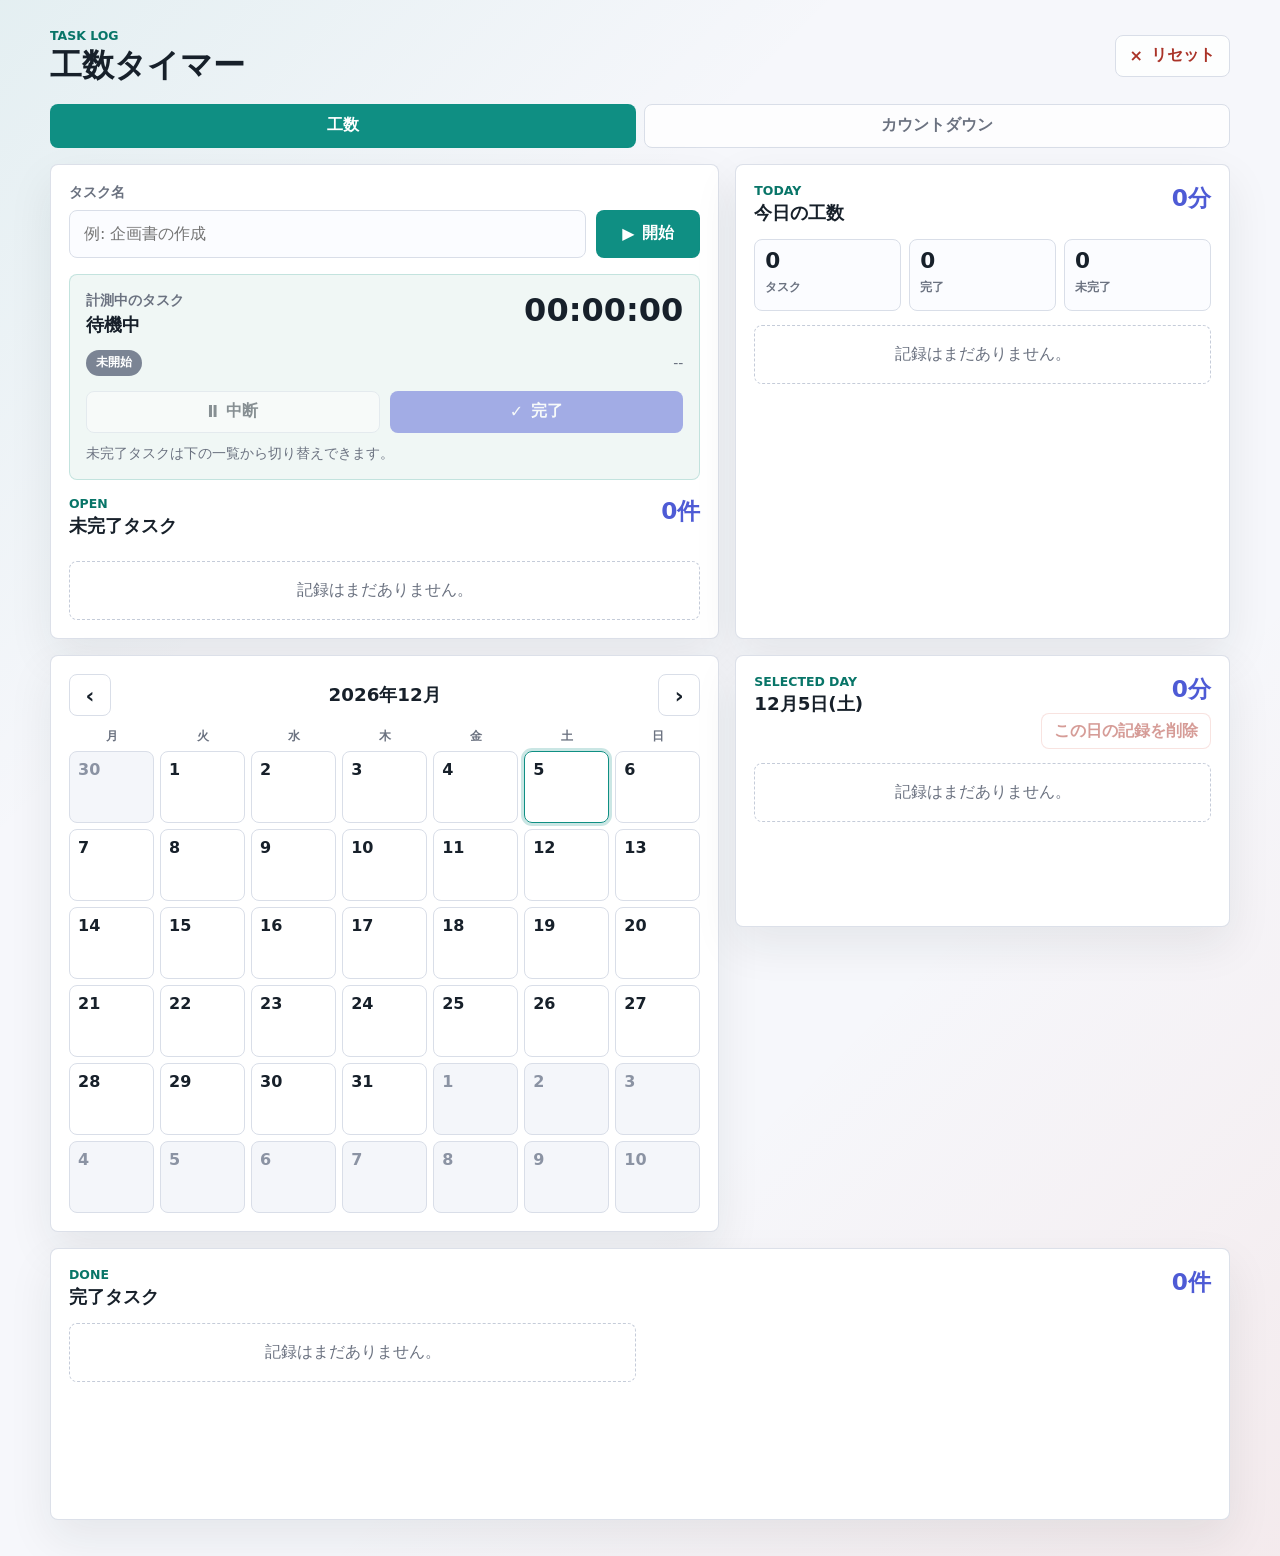
<file: index.html>
<!doctype html>
<html lang="ja">
  <head>
    <meta charset="utf-8" />
    <meta name="viewport" content="width=device-width, initial-scale=1, viewport-fit=cover" />
    <title>工数タイマー</title>
    <meta name="theme-color" content="#0f8f83" />
    <meta name="apple-mobile-web-app-title" content="工数タイマー" />
    <meta name="apple-mobile-web-app-capable" content="yes" />
    <meta name="apple-mobile-web-app-status-bar-style" content="default" />
    <meta name="format-detection" content="telephone=no" />
    <link rel="manifest" href="manifest.webmanifest" />
    <link rel="apple-touch-icon" href="icons/apple-touch-icon.png" />
    <link rel="stylesheet" href="styles.css?v=8" />
  </head>
  <body>
    <main class="app-shell">
      <header class="topbar">
        <div>
          <p class="kicker">Task Log</p>
          <h1>工数タイマー</h1>
        </div>
        <button class="icon-button danger-text" id="resetData" type="button" title="全データ削除">
          <span aria-hidden="true">×</span>
          <span>リセット</span>
        </button>
      </header>

      <nav class="mode-tabs" aria-label="表示切り替え">
        <button class="mode-tab active" id="workModeButton" type="button" aria-controls="workView" aria-selected="true">
          工数
        </button>
        <button class="mode-tab" id="countdownModeButton" type="button" aria-controls="countdownView" aria-selected="false">
          カウントダウン
        </button>
      </nav>

      <section class="main-grid tab-view active" id="workView" aria-label="工数タイマー">
        <section class="panel task-panel" aria-label="タスク操作">
          <form class="task-form" id="taskForm">
            <label for="taskName">タスク名</label>
            <div class="input-row">
              <input
                id="taskName"
                name="taskName"
                type="text"
                autocomplete="off"
                maxlength="80"
                placeholder="例: 企画書の作成"
              />
              <button class="primary-button" id="startButton" type="submit">
                <span aria-hidden="true">▶</span>
                <span>開始</span>
              </button>
            </div>
          </form>

          <div class="current-task" id="currentTask">
            <div class="timer-heading">
              <div>
                <p>計測中のタスク</p>
                <h2 id="currentTaskName">待機中</h2>
              </div>
              <time id="activeTimer" datetime="PT0S">00:00:00</time>
            </div>

            <div class="status-line">
              <span class="status-pill idle" id="activeStatus">未開始</span>
              <span id="startedAt">--</span>
            </div>

            <div class="quick-action-row">
              <button class="secondary-button" id="quickPauseButton" type="button" disabled>
                <span aria-hidden="true">Ⅱ</span>
                <span>中断</span>
              </button>
              <button class="complete-button" id="quickCompleteButton" type="button" disabled>
                <span aria-hidden="true">✓</span>
                <span>完了</span>
              </button>
            </div>

            <p class="switch-note">未完了タスクは下の一覧から切り替えできます。</p>
          </div>

          <section class="open-tasks-section" aria-label="未完了タスク">
            <div class="panel-title-row compact-title-row">
              <div>
                <p class="section-label">Open</p>
                <h2>未完了タスク</h2>
              </div>
              <strong id="openTaskCount">0件</strong>
            </div>
            <div class="open-task-list" id="openTaskList"></div>
          </section>
        </section>

        <section class="panel today-panel" aria-label="今日の工数">
          <div class="panel-title-row">
            <div>
              <p class="section-label">Today</p>
              <h2>今日の工数</h2>
            </div>
            <strong id="todayTotal">0分</strong>
          </div>

          <div class="metrics">
            <div>
              <span id="todayTaskCount">0</span>
              <p>タスク</p>
            </div>
            <div>
              <span id="todayCompletedCount">0</span>
              <p>完了</p>
            </div>
            <div>
              <span id="todayRunningCount">0</span>
              <p>未完了</p>
            </div>
          </div>

          <div class="list-area" id="todayBreakdown"></div>
        </section>

        <section class="panel calendar-panel" aria-label="カレンダー">
          <div class="calendar-header">
            <button class="square-button" id="prevMonth" type="button" title="前の月">
              <span aria-hidden="true">‹</span>
            </button>
            <h2 id="monthTitle">--</h2>
            <button class="square-button" id="nextMonth" type="button" title="次の月">
              <span aria-hidden="true">›</span>
            </button>
          </div>

          <div class="weekdays" aria-hidden="true">
            <span>月</span>
            <span>火</span>
            <span>水</span>
            <span>木</span>
            <span>金</span>
            <span>土</span>
            <span>日</span>
          </div>
          <div class="calendar-grid" id="calendarGrid"></div>
        </section>

        <section class="panel detail-panel" aria-label="選択日の工数">
          <div class="panel-title-row">
            <div>
              <p class="section-label">Selected Day</p>
              <h2 id="selectedDateTitle">--</h2>
            </div>
            <div class="selected-day-actions">
              <strong id="selectedDateTotal">0分</strong>
              <button class="delete-day-button" id="deleteSelectedDay" type="button" disabled>
                この日の記録を削除
              </button>
            </div>
          </div>
          <div class="list-area" id="selectedDayList"></div>
        </section>

        <section class="panel history-panel" aria-label="完了タスク">
          <div class="panel-title-row">
            <div>
              <p class="section-label">Done</p>
              <h2>完了タスク</h2>
            </div>
            <strong id="completedTotal">0件</strong>
          </div>
          <div class="list-area history-list" id="completedList"></div>
        </section>
      </section>

      <section class="main-grid tab-view" id="countdownView" aria-label="カウントダウン" hidden>
        <section class="panel task-panel" aria-label="カウントダウン操作">
          <form class="task-form" id="countdownForm">
            <label for="countdownTaskName">タスク名と時間</label>
            <div class="countdown-input-grid">
              <input
                id="countdownTaskName"
                name="countdownTaskName"
                type="text"
                autocomplete="off"
                maxlength="80"
                placeholder="例: 集中作業"
              />
              <label class="duration-field" for="countdownHours">
                <span>時間</span>
                <input id="countdownHours" name="countdownHours" type="number" inputmode="numeric" min="0" max="99" value="0" />
              </label>
              <label class="duration-field" for="countdownMinutes">
                <span>分</span>
                <input id="countdownMinutes" name="countdownMinutes" type="number" inputmode="numeric" min="0" max="59" value="25" />
              </label>
              <label class="duration-field" for="countdownSeconds">
                <span>秒</span>
                <input id="countdownSeconds" name="countdownSeconds" type="number" inputmode="numeric" min="0" max="59" value="0" />
              </label>
              <button class="primary-button" id="countdownStartButton" type="submit">
                <span aria-hidden="true">▶</span>
                <span>開始</span>
              </button>
            </div>
          </form>

          <div class="current-task countdown-current" id="countdownCurrentTask">
            <div class="timer-heading">
              <div>
                <p>カウントダウン中のタスク</p>
                <h2 id="countdownCurrentName">待機中</h2>
              </div>
              <time id="countdownTimer" datetime="PT0S">00:00:00</time>
            </div>

            <div class="status-line">
              <span class="status-pill idle" id="countdownStatus">未開始</span>
              <span id="countdownStartedAt">--</span>
            </div>

            <div class="quick-action-row">
              <button class="secondary-button" id="countdownQuickPauseButton" type="button" disabled>
                <span aria-hidden="true">Ⅱ</span>
                <span>中断</span>
              </button>
              <button class="complete-button" id="countdownQuickCompleteButton" type="button" disabled>
                <span aria-hidden="true">✓</span>
                <span>完了</span>
              </button>
            </div>

            <div class="notification-row">
              <button class="secondary-button notification-button" id="countdownNotificationButton" type="button">
                通知を許可
              </button>
              <span id="countdownNotificationState">通知は未許可です。</span>
            </div>

            <p class="switch-note">別のカウントダウンを開始すると、今のタスクは自動で中断されます。</p>
          </div>

          <section class="open-tasks-section" aria-label="未完了カウントダウン">
            <div class="panel-title-row compact-title-row">
              <div>
                <p class="section-label">Open</p>
                <h2>未完了カウントダウン</h2>
              </div>
              <strong id="countdownOpenCount">0件</strong>
            </div>
            <div class="open-task-list" id="countdownOpenList"></div>
          </section>
        </section>

        <section class="panel countdown-history-panel" aria-label="完了したカウントダウン">
          <div class="panel-title-row">
            <div>
              <p class="section-label">Done</p>
              <h2>完了したカウントダウン</h2>
            </div>
            <strong id="countdownCompletedTotal">0件</strong>
          </div>
          <div class="list-area history-list" id="countdownCompletedList"></div>
        </section>
      </section>
    </main>

    <template id="emptyTemplate">
      <p class="empty-state">記録はまだありません。</p>
    </template>

    <div class="app-toast" id="countdownAlert" role="status" aria-live="polite" hidden></div>

    <script src="app.js?v=8"></script>
  </body>
</html>
</file>
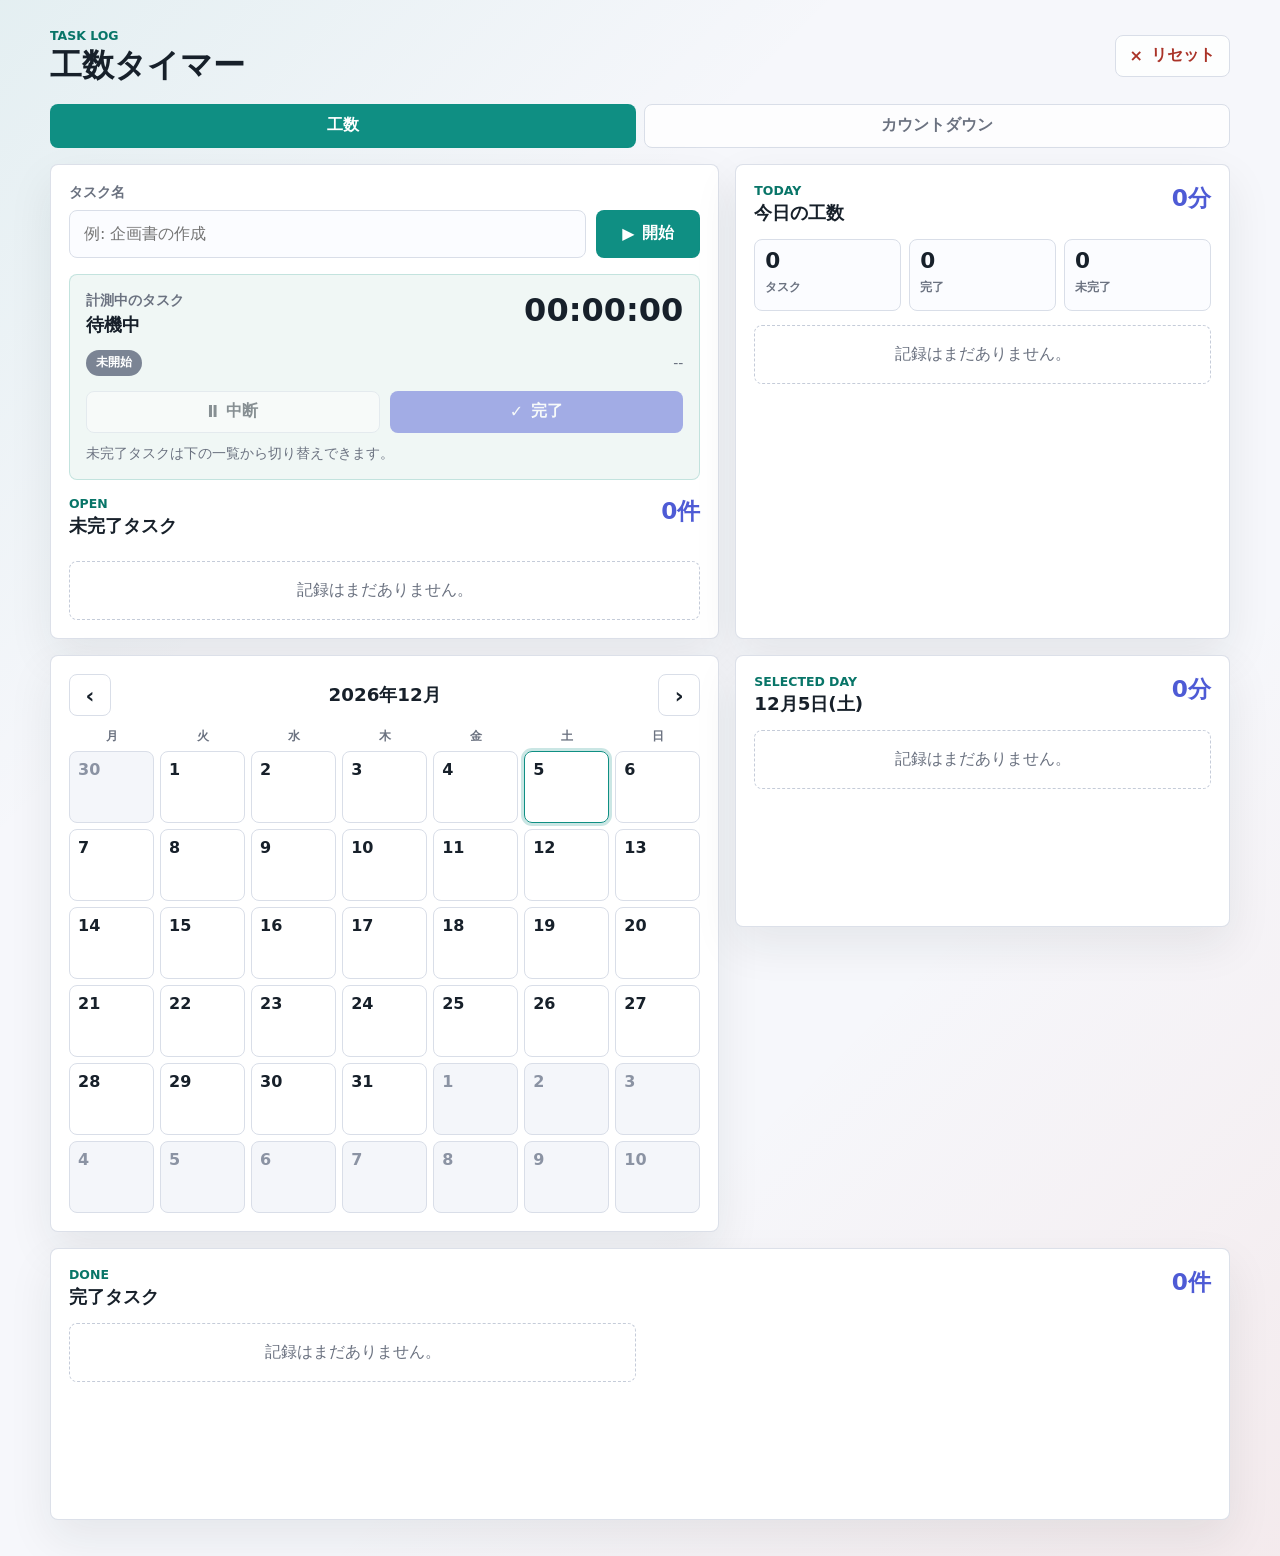
<file: task-timer/index.html>
<!doctype html>
<html lang="ja">
  <head>
    <meta charset="utf-8" />
    <meta name="viewport" content="width=device-width, initial-scale=1, viewport-fit=cover" />
    <title>工数タイマー</title>
    <meta name="theme-color" content="#0f8f83" />
    <meta name="apple-mobile-web-app-title" content="工数タイマー" />
    <meta name="apple-mobile-web-app-capable" content="yes" />
    <meta name="apple-mobile-web-app-status-bar-style" content="default" />
    <meta name="format-detection" content="telephone=no" />
    <link rel="manifest" href="manifest.webmanifest" />
    <link rel="apple-touch-icon" href="icons/apple-touch-icon.png" />
    <link rel="stylesheet" href="styles.css?v=7" />
  </head>
  <body>
    <main class="app-shell">
      <header class="topbar">
        <div>
          <p class="kicker">Task Log</p>
          <h1>工数タイマー</h1>
        </div>
        <button class="icon-button danger-text" id="resetData" type="button" title="全データ削除">
          <span aria-hidden="true">×</span>
          <span>リセット</span>
        </button>
      </header>

      <nav class="mode-tabs" aria-label="表示切り替え">
        <button class="mode-tab active" id="workModeButton" type="button" aria-controls="workView" aria-selected="true">
          工数
        </button>
        <button class="mode-tab" id="countdownModeButton" type="button" aria-controls="countdownView" aria-selected="false">
          カウントダウン
        </button>
      </nav>

      <section class="main-grid tab-view active" id="workView" aria-label="工数タイマー">
        <section class="panel task-panel" aria-label="タスク操作">
          <form class="task-form" id="taskForm">
            <label for="taskName">タスク名</label>
            <div class="input-row">
              <input
                id="taskName"
                name="taskName"
                type="text"
                autocomplete="off"
                maxlength="80"
                placeholder="例: 企画書の作成"
              />
              <button class="primary-button" id="startButton" type="submit">
                <span aria-hidden="true">▶</span>
                <span>開始</span>
              </button>
            </div>
          </form>

          <div class="current-task" id="currentTask">
            <div class="timer-heading">
              <div>
                <p>計測中のタスク</p>
                <h2 id="currentTaskName">待機中</h2>
              </div>
              <time id="activeTimer" datetime="PT0S">00:00:00</time>
            </div>

            <div class="status-line">
              <span class="status-pill idle" id="activeStatus">未開始</span>
              <span id="startedAt">--</span>
            </div>

            <div class="quick-action-row">
              <button class="secondary-button" id="quickPauseButton" type="button" disabled>
                <span aria-hidden="true">Ⅱ</span>
                <span>中断</span>
              </button>
              <button class="complete-button" id="quickCompleteButton" type="button" disabled>
                <span aria-hidden="true">✓</span>
                <span>完了</span>
              </button>
            </div>

            <p class="switch-note">未完了タスクは下の一覧から切り替えできます。</p>
          </div>

          <section class="open-tasks-section" aria-label="未完了タスク">
            <div class="panel-title-row compact-title-row">
              <div>
                <p class="section-label">Open</p>
                <h2>未完了タスク</h2>
              </div>
              <strong id="openTaskCount">0件</strong>
            </div>
            <div class="open-task-list" id="openTaskList"></div>
          </section>
        </section>

        <section class="panel today-panel" aria-label="今日の工数">
          <div class="panel-title-row">
            <div>
              <p class="section-label">Today</p>
              <h2>今日の工数</h2>
            </div>
            <strong id="todayTotal">0分</strong>
          </div>

          <div class="metrics">
            <div>
              <span id="todayTaskCount">0</span>
              <p>タスク</p>
            </div>
            <div>
              <span id="todayCompletedCount">0</span>
              <p>完了</p>
            </div>
            <div>
              <span id="todayRunningCount">0</span>
              <p>未完了</p>
            </div>
          </div>

          <div class="list-area" id="todayBreakdown"></div>
        </section>

        <section class="panel calendar-panel" aria-label="カレンダー">
          <div class="calendar-header">
            <button class="square-button" id="prevMonth" type="button" title="前の月">
              <span aria-hidden="true">‹</span>
            </button>
            <h2 id="monthTitle">--</h2>
            <button class="square-button" id="nextMonth" type="button" title="次の月">
              <span aria-hidden="true">›</span>
            </button>
          </div>

          <div class="weekdays" aria-hidden="true">
            <span>月</span>
            <span>火</span>
            <span>水</span>
            <span>木</span>
            <span>金</span>
            <span>土</span>
            <span>日</span>
          </div>
          <div class="calendar-grid" id="calendarGrid"></div>
        </section>

        <section class="panel detail-panel" aria-label="選択日の工数">
          <div class="panel-title-row">
            <div>
              <p class="section-label">Selected Day</p>
              <h2 id="selectedDateTitle">--</h2>
            </div>
            <strong id="selectedDateTotal">0分</strong>
          </div>
          <div class="list-area" id="selectedDayList"></div>
        </section>

        <section class="panel history-panel" aria-label="完了タスク">
          <div class="panel-title-row">
            <div>
              <p class="section-label">Done</p>
              <h2>完了タスク</h2>
            </div>
            <strong id="completedTotal">0件</strong>
          </div>
          <div class="list-area history-list" id="completedList"></div>
        </section>
      </section>

      <section class="main-grid tab-view" id="countdownView" aria-label="カウントダウン" hidden>
        <section class="panel task-panel" aria-label="カウントダウン操作">
          <form class="task-form" id="countdownForm">
            <label for="countdownTaskName">タスク名と時間</label>
            <div class="countdown-input-grid">
              <input
                id="countdownTaskName"
                name="countdownTaskName"
                type="text"
                autocomplete="off"
                maxlength="80"
                placeholder="例: 集中作業"
              />
              <label class="duration-field" for="countdownHours">
                <span>時間</span>
                <input id="countdownHours" name="countdownHours" type="number" inputmode="numeric" min="0" max="99" value="0" />
              </label>
              <label class="duration-field" for="countdownMinutes">
                <span>分</span>
                <input id="countdownMinutes" name="countdownMinutes" type="number" inputmode="numeric" min="0" max="59" value="25" />
              </label>
              <label class="duration-field" for="countdownSeconds">
                <span>秒</span>
                <input id="countdownSeconds" name="countdownSeconds" type="number" inputmode="numeric" min="0" max="59" value="0" />
              </label>
              <button class="primary-button" id="countdownStartButton" type="submit">
                <span aria-hidden="true">▶</span>
                <span>開始</span>
              </button>
            </div>
          </form>

          <div class="current-task countdown-current" id="countdownCurrentTask">
            <div class="timer-heading">
              <div>
                <p>カウントダウン中のタスク</p>
                <h2 id="countdownCurrentName">待機中</h2>
              </div>
              <time id="countdownTimer" datetime="PT0S">00:00:00</time>
            </div>

            <div class="status-line">
              <span class="status-pill idle" id="countdownStatus">未開始</span>
              <span id="countdownStartedAt">--</span>
            </div>

            <div class="quick-action-row">
              <button class="secondary-button" id="countdownQuickPauseButton" type="button" disabled>
                <span aria-hidden="true">Ⅱ</span>
                <span>中断</span>
              </button>
              <button class="complete-button" id="countdownQuickCompleteButton" type="button" disabled>
                <span aria-hidden="true">✓</span>
                <span>完了</span>
              </button>
            </div>

            <div class="notification-row">
              <button class="secondary-button notification-button" id="countdownNotificationButton" type="button">
                通知を許可
              </button>
              <span id="countdownNotificationState">通知は未許可です。</span>
            </div>

            <p class="switch-note">別のカウントダウンを開始すると、今のタスクは自動で中断されます。</p>
          </div>

          <section class="open-tasks-section" aria-label="未完了カウントダウン">
            <div class="panel-title-row compact-title-row">
              <div>
                <p class="section-label">Open</p>
                <h2>未完了カウントダウン</h2>
              </div>
              <strong id="countdownOpenCount">0件</strong>
            </div>
            <div class="open-task-list" id="countdownOpenList"></div>
          </section>
        </section>

        <section class="panel countdown-history-panel" aria-label="完了したカウントダウン">
          <div class="panel-title-row">
            <div>
              <p class="section-label">Done</p>
              <h2>完了したカウントダウン</h2>
            </div>
            <strong id="countdownCompletedTotal">0件</strong>
          </div>
          <div class="list-area history-list" id="countdownCompletedList"></div>
        </section>
      </section>
    </main>

    <template id="emptyTemplate">
      <p class="empty-state">記録はまだありません。</p>
    </template>

    <div class="app-toast" id="countdownAlert" role="status" aria-live="polite" hidden></div>

    <script src="app.js?v=7"></script>
  </body>
</html>
</file>
<file: styles.css>
:root {
  --bg: #f6f7fb;
  --surface: #ffffff;
  --surface-soft: #f0f7f5;
  --ink: #17202a;
  --muted: #6b7280;
  --line: #d9dee8;
  --teal: #0f8f83;
  --teal-dark: #087568;
  --indigo: #4e5bd5;
  --coral: #d95748;
  --amber: #b7791f;
  --shadow: 0 18px 45px rgba(24, 32, 42, 0.08);
  --radius: 8px;
}

* {
  box-sizing: border-box;
}

body {
  margin: 0;
  min-height: 100vh;
  min-height: 100svh;
  background:
    linear-gradient(135deg, rgba(15, 143, 131, 0.08), transparent 30%),
    linear-gradient(315deg, rgba(217, 87, 72, 0.08), transparent 34%),
    var(--bg);
  color: var(--ink);
  font-family:
    "Yu Gothic UI",
    "Hiragino Sans",
    Meiryo,
    system-ui,
    -apple-system,
    BlinkMacSystemFont,
    "Segoe UI",
    sans-serif;
  letter-spacing: 0;
}

button,
input {
  font: inherit;
}

button {
  border: 0;
  cursor: pointer;
}

button:disabled {
  cursor: not-allowed;
  opacity: 0.48;
}

.app-shell {
  width: min(1180px, calc(100% - 32px));
  margin: 0 auto;
  padding: max(28px, env(safe-area-inset-top)) 0 max(36px, env(safe-area-inset-bottom));
}

.topbar {
  display: flex;
  align-items: center;
  justify-content: space-between;
  gap: 16px;
  margin-bottom: 20px;
}

.mode-tabs {
  display: grid;
  grid-template-columns: repeat(2, minmax(0, 1fr));
  gap: 8px;
  margin-bottom: 16px;
}

.mode-tab {
  min-height: 44px;
  border: 1px solid var(--line);
  border-radius: var(--radius);
  background: rgba(255, 255, 255, 0.82);
  color: var(--muted);
  font-weight: 800;
}

.mode-tab.active {
  border-color: rgba(15, 143, 131, 0.45);
  background: var(--teal);
  color: #ffffff;
}

.tab-view[hidden] {
  display: none;
}

.kicker,
.section-label {
  margin: 0 0 4px;
  color: var(--teal-dark);
  font-size: 0.78rem;
  font-weight: 700;
  text-transform: uppercase;
}

h1,
h2,
p {
  margin-top: 0;
}

h1 {
  margin-bottom: 0;
  font-size: 2rem;
  line-height: 1.15;
}

h2 {
  margin-bottom: 0;
  font-size: 1.14rem;
  line-height: 1.25;
}

.main-grid {
  display: grid;
  grid-template-columns: minmax(0, 1.15fr) minmax(320px, 0.85fr);
  gap: 16px;
}

.panel {
  min-width: 0;
  background: var(--surface);
  border: 1px solid rgba(217, 222, 232, 0.92);
  border-radius: var(--radius);
  box-shadow: var(--shadow);
  padding: 18px;
}

.task-panel {
  display: grid;
  gap: 16px;
}

.today-panel,
.detail-panel,
.history-panel,
.countdown-history-panel {
  display: flex;
  min-height: 272px;
  flex-direction: column;
}

.calendar-panel {
  grid-row: span 2;
}

.history-panel {
  grid-column: 1 / -1;
}

.countdown-history-panel {
  min-height: 360px;
}

.task-form label {
  display: block;
  margin-bottom: 8px;
  color: var(--muted);
  font-size: 0.9rem;
  font-weight: 700;
}

.input-row {
  display: grid;
  grid-template-columns: minmax(0, 1fr) auto;
  gap: 10px;
}

.input-row input {
  width: 100%;
  min-height: 48px;
  border: 1px solid var(--line);
  border-radius: var(--radius);
  padding: 0 14px;
  color: var(--ink);
  background: #fbfcff;
  outline: 0;
}

.input-row input:focus {
  border-color: var(--teal);
  box-shadow: 0 0 0 4px rgba(15, 143, 131, 0.14);
}

.countdown-input-grid {
  display: grid;
  grid-template-columns: minmax(0, 1fr) 82px 82px 82px auto;
  gap: 10px;
}

.countdown-input-grid > input,
.duration-field input {
  width: 100%;
  min-height: 48px;
  border: 1px solid var(--line);
  border-radius: var(--radius);
  padding: 0 14px;
  color: var(--ink);
  background: #fbfcff;
  outline: 0;
}

.countdown-input-grid > input:focus,
.duration-field input:focus {
  border-color: var(--teal);
  box-shadow: 0 0 0 4px rgba(15, 143, 131, 0.14);
}

.duration-field {
  display: grid;
  gap: 4px;
  color: var(--muted);
  font-size: 0.78rem;
  font-weight: 800;
}

.primary-button,
.secondary-button,
.complete-button,
.finish-button,
.icon-button,
.square-button {
  display: inline-flex;
  align-items: center;
  justify-content: center;
  gap: 8px;
  min-height: 42px;
  border-radius: var(--radius);
  font-weight: 700;
  transition:
    transform 160ms ease,
    background 160ms ease,
    border-color 160ms ease;
}

.primary-button {
  min-width: 104px;
  padding: 0 18px;
  background: var(--teal);
  color: white;
}

.primary-button:hover:not(:disabled) {
  background: var(--teal-dark);
  transform: translateY(-1px);
}

.icon-button {
  padding: 0 14px;
  border: 1px solid var(--line);
  background: rgba(255, 255, 255, 0.84);
  color: var(--ink);
}

.danger-text {
  color: #aa3328;
}

.current-task {
  border: 1px solid rgba(15, 143, 131, 0.2);
  border-radius: var(--radius);
  background: var(--surface-soft);
  padding: 16px;
}

.switch-note {
  margin: 12px 0 0;
  color: var(--muted);
  font-size: 0.86rem;
}

.open-tasks-section {
  display: grid;
  gap: 10px;
}

.compact-title-row {
  margin-bottom: 0;
}

.compact-title-row strong {
  font-size: 1rem;
}

.timer-heading {
  display: flex;
  align-items: flex-start;
  justify-content: space-between;
  gap: 16px;
}

.timer-heading p,
.status-line,
.item-meta {
  color: var(--muted);
  font-size: 0.88rem;
}

.timer-heading p {
  margin-bottom: 4px;
  font-weight: 700;
}

.timer-heading h2 {
  overflow-wrap: anywhere;
}

#activeTimer {
  min-width: 136px;
  color: var(--ink);
  font-size: 2rem;
  font-variant-numeric: tabular-nums;
  font-weight: 800;
  text-align: right;
}

#countdownTimer {
  min-width: 136px;
  color: var(--ink);
  font-size: 2rem;
  font-variant-numeric: tabular-nums;
  font-weight: 800;
  text-align: right;
}

.status-line {
  display: flex;
  align-items: center;
  justify-content: space-between;
  gap: 10px;
  min-height: 32px;
  margin: 10px 0 12px;
}

.status-pill {
  display: inline-flex;
  align-items: center;
  min-height: 26px;
  border-radius: 999px;
  padding: 0 10px;
  color: white;
  font-size: 0.78rem;
  font-weight: 800;
}

.status-pill.idle {
  background: #7b8494;
}

.status-pill.running {
  background: var(--teal);
}

.status-pill.paused {
  background: var(--amber);
}

.status-pill.expired {
  background: var(--coral);
}

.control-row {
  display: grid;
  grid-template-columns: repeat(3, minmax(0, 1fr));
  gap: 10px;
}

.quick-action-row {
  display: grid;
  grid-template-columns: repeat(2, minmax(0, 1fr));
  gap: 10px;
  margin-top: 12px;
}

.notification-row {
  display: grid;
  grid-template-columns: auto minmax(0, 1fr);
  align-items: center;
  gap: 10px;
  margin-top: 10px;
}

.notification-row span {
  color: var(--muted);
  font-size: 0.82rem;
}

.notification-button {
  min-height: 38px;
}

.secondary-button,
.complete-button,
.finish-button {
  min-width: 0;
  padding: 0 12px;
}

.secondary-button {
  border: 1px solid var(--line);
  background: #ffffff;
  color: var(--ink);
}

.secondary-button:hover:not(:disabled),
.icon-button:hover:not(:disabled),
.square-button:hover:not(:disabled) {
  border-color: #b8c1d3;
  transform: translateY(-1px);
}

.complete-button {
  background: var(--indigo);
  color: white;
}

.complete-button:hover:not(:disabled) {
  background: #3f4cc8;
  transform: translateY(-1px);
}

.finish-button {
  background: var(--coral);
  color: white;
}

.finish-button:hover:not(:disabled) {
  background: #c74234;
  transform: translateY(-1px);
}

.panel-title-row {
  display: flex;
  align-items: flex-start;
  justify-content: space-between;
  gap: 14px;
  margin-bottom: 14px;
}

.panel-title-row strong {
  color: var(--indigo);
  font-size: 1.45rem;
  font-variant-numeric: tabular-nums;
  white-space: nowrap;
}

.selected-day-actions {
  display: grid;
  justify-items: end;
  gap: 8px;
}

.delete-day-button {
  min-height: 36px;
  border: 1px solid rgba(217, 87, 72, 0.34);
  border-radius: var(--radius);
  padding: 0 12px;
  background: #ffffff;
  color: #aa3328;
  font-weight: 800;
}

.delete-day-button:hover:not(:disabled) {
  border-color: var(--coral);
  background: #fff4f2;
}

.delete-day-button.confirming {
  border-color: var(--coral);
  background: var(--coral);
  color: #ffffff;
}

.metrics {
  display: grid;
  grid-template-columns: repeat(3, minmax(0, 1fr));
  gap: 8px;
  margin-bottom: 14px;
}

.metrics div {
  min-height: 72px;
  border: 1px solid var(--line);
  border-radius: var(--radius);
  padding: 10px;
  background: #fbfcff;
}

.metrics span {
  display: block;
  font-size: 1.35rem;
  font-weight: 800;
  line-height: 1;
}

.metrics p {
  margin: 8px 0 0;
  color: var(--muted);
  font-size: 0.78rem;
  font-weight: 700;
}

.list-area {
  display: grid;
  align-content: start;
  gap: 8px;
  min-height: 88px;
}

.work-item {
  display: grid;
  grid-template-columns: minmax(0, 1fr) auto;
  gap: 12px;
  min-height: 58px;
  border: 1px solid var(--line);
  border-radius: var(--radius);
  padding: 10px 12px;
  background: #ffffff;
}

.work-item strong {
  display: block;
  overflow-wrap: anywhere;
}

.work-item time,
.work-item .duration {
  color: var(--ink);
  font-variant-numeric: tabular-nums;
  font-weight: 800;
  white-space: nowrap;
}

.open-task-list {
  display: grid;
  gap: 10px;
}

.task-card {
  display: grid;
  grid-template-columns: minmax(0, 1fr) auto auto;
  align-items: center;
  gap: 12px;
  min-height: 74px;
  border: 1px solid var(--line);
  border-radius: var(--radius);
  padding: 12px;
  background: #ffffff;
}

.task-card.running {
  border-color: rgba(15, 143, 131, 0.5);
  background: linear-gradient(180deg, #ffffff, #effaf8);
}

.task-card.expired {
  border-color: rgba(217, 87, 72, 0.42);
  background: linear-gradient(180deg, #ffffff, #fff2f0);
}

.task-card-main {
  min-width: 0;
}

.task-card-top {
  display: flex;
  align-items: center;
  gap: 8px;
  min-width: 0;
}

.task-card-top strong {
  overflow-wrap: anywhere;
}

.task-card time {
  color: var(--ink);
  font-size: 1.15rem;
  font-variant-numeric: tabular-nums;
  font-weight: 800;
  white-space: nowrap;
}

.task-card-actions {
  display: flex;
  gap: 8px;
}

.small-button {
  min-width: 82px;
  min-height: 38px;
  padding: 0 12px;
}

.history-list {
  grid-template-columns: repeat(2, minmax(0, 1fr));
}

.empty-state {
  margin: 0;
  border: 1px dashed #c5ccd9;
  border-radius: var(--radius);
  padding: 18px;
  color: var(--muted);
  text-align: center;
}

.app-toast {
  position: fixed;
  right: max(16px, env(safe-area-inset-right));
  bottom: max(16px, env(safe-area-inset-bottom));
  z-index: 20;
  width: min(360px, calc(100% - 32px));
  border: 1px solid rgba(78, 91, 213, 0.34);
  border-radius: var(--radius);
  box-shadow: var(--shadow);
  padding: 14px 16px;
  background: #ffffff;
  color: var(--ink);
  font-weight: 800;
}

.calendar-header {
  display: grid;
  grid-template-columns: 42px minmax(0, 1fr) 42px;
  align-items: center;
  gap: 10px;
  margin-bottom: 12px;
}

.calendar-header h2 {
  text-align: center;
}

.square-button {
  width: 42px;
  min-height: 42px;
  border: 1px solid var(--line);
  background: #ffffff;
  color: var(--ink);
  font-size: 1.35rem;
}

.weekdays,
.calendar-grid {
  display: grid;
  grid-template-columns: repeat(7, minmax(0, 1fr));
  gap: 6px;
}

.weekdays {
  margin-bottom: 6px;
}

.weekdays span {
  color: var(--muted);
  font-size: 0.78rem;
  font-weight: 800;
  text-align: center;
}

.day-cell {
  display: grid;
  grid-template-rows: auto 1fr;
  align-items: start;
  min-height: 72px;
  border: 1px solid var(--line);
  border-radius: var(--radius);
  padding: 8px;
  background: #ffffff;
  color: var(--ink);
  text-align: left;
}

.day-cell:hover {
  border-color: var(--teal);
}

.day-cell.muted {
  background: #f4f6fa;
  color: #8b93a3;
}

.day-cell.today {
  border-color: var(--indigo);
}

.day-cell.selected {
  outline: 3px solid rgba(15, 143, 131, 0.22);
  border-color: var(--teal);
}

.day-cell.has-work {
  background: linear-gradient(180deg, #ffffff, #eef9f7);
}

.day-number {
  font-weight: 800;
}

.day-total {
  align-self: end;
  color: var(--teal-dark);
  font-size: 0.78rem;
  font-variant-numeric: tabular-nums;
  font-weight: 800;
  overflow-wrap: anywhere;
}

@media (max-width: 900px) {
  .main-grid {
    grid-template-columns: 1fr;
  }

  .calendar-panel,
  .history-panel {
    grid-column: auto;
    grid-row: auto;
  }

  .history-list {
    grid-template-columns: 1fr;
  }
}

@media (max-width: 620px) {
  .app-shell {
    width: min(100% - 20px, 1180px);
    padding-top: max(18px, env(safe-area-inset-top));
  }

  .topbar {
    align-items: flex-start;
    flex-direction: column;
  }

  .input-row,
  .countdown-input-grid,
  .control-row,
  .quick-action-row,
  .notification-row,
  .metrics {
    grid-template-columns: 1fr;
  }

  .task-card {
    grid-template-columns: 1fr;
    align-items: stretch;
  }

  .task-card-actions {
    display: grid;
    grid-template-columns: repeat(2, minmax(0, 1fr));
  }

  .primary-button,
  .secondary-button,
  .complete-button,
  .finish-button,
  .small-button {
    width: 100%;
  }

  .timer-heading,
  .status-line,
  .panel-title-row {
    align-items: flex-start;
    flex-direction: column;
  }

  .selected-day-actions {
    width: 100%;
    justify-items: stretch;
  }

  .delete-day-button {
    width: 100%;
  }

  #activeTimer {
    min-width: 0;
    font-size: 1.8rem;
    text-align: left;
  }

  #countdownTimer {
    min-width: 0;
    font-size: 1.8rem;
    text-align: left;
  }

  .calendar-grid,
  .weekdays {
    gap: 4px;
  }

  .day-cell {
    min-height: 60px;
    padding: 6px;
  }

  .day-total {
    font-size: 0.7rem;
  }
}
</file>
<file: task-timer/styles.css>
:root {
  --bg: #f6f7fb;
  --surface: #ffffff;
  --surface-soft: #f0f7f5;
  --ink: #17202a;
  --muted: #6b7280;
  --line: #d9dee8;
  --teal: #0f8f83;
  --teal-dark: #087568;
  --indigo: #4e5bd5;
  --coral: #d95748;
  --amber: #b7791f;
  --shadow: 0 18px 45px rgba(24, 32, 42, 0.08);
  --radius: 8px;
}

* {
  box-sizing: border-box;
}

body {
  margin: 0;
  min-height: 100vh;
  min-height: 100svh;
  background:
    linear-gradient(135deg, rgba(15, 143, 131, 0.08), transparent 30%),
    linear-gradient(315deg, rgba(217, 87, 72, 0.08), transparent 34%),
    var(--bg);
  color: var(--ink);
  font-family:
    "Yu Gothic UI",
    "Hiragino Sans",
    Meiryo,
    system-ui,
    -apple-system,
    BlinkMacSystemFont,
    "Segoe UI",
    sans-serif;
  letter-spacing: 0;
}

button,
input {
  font: inherit;
}

button {
  border: 0;
  cursor: pointer;
}

button:disabled {
  cursor: not-allowed;
  opacity: 0.48;
}

.app-shell {
  width: min(1180px, calc(100% - 32px));
  margin: 0 auto;
  padding: max(28px, env(safe-area-inset-top)) 0 max(36px, env(safe-area-inset-bottom));
}

.topbar {
  display: flex;
  align-items: center;
  justify-content: space-between;
  gap: 16px;
  margin-bottom: 20px;
}

.mode-tabs {
  display: grid;
  grid-template-columns: repeat(2, minmax(0, 1fr));
  gap: 8px;
  margin-bottom: 16px;
}

.mode-tab {
  min-height: 44px;
  border: 1px solid var(--line);
  border-radius: var(--radius);
  background: rgba(255, 255, 255, 0.82);
  color: var(--muted);
  font-weight: 800;
}

.mode-tab.active {
  border-color: rgba(15, 143, 131, 0.45);
  background: var(--teal);
  color: #ffffff;
}

.tab-view[hidden] {
  display: none;
}

.kicker,
.section-label {
  margin: 0 0 4px;
  color: var(--teal-dark);
  font-size: 0.78rem;
  font-weight: 700;
  text-transform: uppercase;
}

h1,
h2,
p {
  margin-top: 0;
}

h1 {
  margin-bottom: 0;
  font-size: 2rem;
  line-height: 1.15;
}

h2 {
  margin-bottom: 0;
  font-size: 1.14rem;
  line-height: 1.25;
}

.main-grid {
  display: grid;
  grid-template-columns: minmax(0, 1.15fr) minmax(320px, 0.85fr);
  gap: 16px;
}

.panel {
  min-width: 0;
  background: var(--surface);
  border: 1px solid rgba(217, 222, 232, 0.92);
  border-radius: var(--radius);
  box-shadow: var(--shadow);
  padding: 18px;
}

.task-panel {
  display: grid;
  gap: 16px;
}

.today-panel,
.detail-panel,
.history-panel,
.countdown-history-panel {
  display: flex;
  min-height: 272px;
  flex-direction: column;
}

.calendar-panel {
  grid-row: span 2;
}

.history-panel {
  grid-column: 1 / -1;
}

.countdown-history-panel {
  min-height: 360px;
}

.task-form label {
  display: block;
  margin-bottom: 8px;
  color: var(--muted);
  font-size: 0.9rem;
  font-weight: 700;
}

.input-row {
  display: grid;
  grid-template-columns: minmax(0, 1fr) auto;
  gap: 10px;
}

.input-row input {
  width: 100%;
  min-height: 48px;
  border: 1px solid var(--line);
  border-radius: var(--radius);
  padding: 0 14px;
  color: var(--ink);
  background: #fbfcff;
  outline: 0;
}

.input-row input:focus {
  border-color: var(--teal);
  box-shadow: 0 0 0 4px rgba(15, 143, 131, 0.14);
}

.countdown-input-grid {
  display: grid;
  grid-template-columns: minmax(0, 1fr) 82px 82px 82px auto;
  gap: 10px;
}

.countdown-input-grid > input,
.duration-field input {
  width: 100%;
  min-height: 48px;
  border: 1px solid var(--line);
  border-radius: var(--radius);
  padding: 0 14px;
  color: var(--ink);
  background: #fbfcff;
  outline: 0;
}

.countdown-input-grid > input:focus,
.duration-field input:focus {
  border-color: var(--teal);
  box-shadow: 0 0 0 4px rgba(15, 143, 131, 0.14);
}

.duration-field {
  display: grid;
  gap: 4px;
  color: var(--muted);
  font-size: 0.78rem;
  font-weight: 800;
}

.primary-button,
.secondary-button,
.complete-button,
.finish-button,
.icon-button,
.square-button {
  display: inline-flex;
  align-items: center;
  justify-content: center;
  gap: 8px;
  min-height: 42px;
  border-radius: var(--radius);
  font-weight: 700;
  transition:
    transform 160ms ease,
    background 160ms ease,
    border-color 160ms ease;
}

.primary-button {
  min-width: 104px;
  padding: 0 18px;
  background: var(--teal);
  color: white;
}

.primary-button:hover:not(:disabled) {
  background: var(--teal-dark);
  transform: translateY(-1px);
}

.icon-button {
  padding: 0 14px;
  border: 1px solid var(--line);
  background: rgba(255, 255, 255, 0.84);
  color: var(--ink);
}

.danger-text {
  color: #aa3328;
}

.current-task {
  border: 1px solid rgba(15, 143, 131, 0.2);
  border-radius: var(--radius);
  background: var(--surface-soft);
  padding: 16px;
}

.switch-note {
  margin: 12px 0 0;
  color: var(--muted);
  font-size: 0.86rem;
}

.open-tasks-section {
  display: grid;
  gap: 10px;
}

.compact-title-row {
  margin-bottom: 0;
}

.compact-title-row strong {
  font-size: 1rem;
}

.timer-heading {
  display: flex;
  align-items: flex-start;
  justify-content: space-between;
  gap: 16px;
}

.timer-heading p,
.status-line,
.item-meta {
  color: var(--muted);
  font-size: 0.88rem;
}

.timer-heading p {
  margin-bottom: 4px;
  font-weight: 700;
}

.timer-heading h2 {
  overflow-wrap: anywhere;
}

#activeTimer {
  min-width: 136px;
  color: var(--ink);
  font-size: 2rem;
  font-variant-numeric: tabular-nums;
  font-weight: 800;
  text-align: right;
}

#countdownTimer {
  min-width: 136px;
  color: var(--ink);
  font-size: 2rem;
  font-variant-numeric: tabular-nums;
  font-weight: 800;
  text-align: right;
}

.status-line {
  display: flex;
  align-items: center;
  justify-content: space-between;
  gap: 10px;
  min-height: 32px;
  margin: 10px 0 12px;
}

.status-pill {
  display: inline-flex;
  align-items: center;
  min-height: 26px;
  border-radius: 999px;
  padding: 0 10px;
  color: white;
  font-size: 0.78rem;
  font-weight: 800;
}

.status-pill.idle {
  background: #7b8494;
}

.status-pill.running {
  background: var(--teal);
}

.status-pill.paused {
  background: var(--amber);
}

.status-pill.expired {
  background: var(--coral);
}

.control-row {
  display: grid;
  grid-template-columns: repeat(3, minmax(0, 1fr));
  gap: 10px;
}

.quick-action-row {
  display: grid;
  grid-template-columns: repeat(2, minmax(0, 1fr));
  gap: 10px;
  margin-top: 12px;
}

.notification-row {
  display: grid;
  grid-template-columns: auto minmax(0, 1fr);
  align-items: center;
  gap: 10px;
  margin-top: 10px;
}

.notification-row span {
  color: var(--muted);
  font-size: 0.82rem;
}

.notification-button {
  min-height: 38px;
}

.secondary-button,
.complete-button,
.finish-button {
  min-width: 0;
  padding: 0 12px;
}

.secondary-button {
  border: 1px solid var(--line);
  background: #ffffff;
  color: var(--ink);
}

.secondary-button:hover:not(:disabled),
.icon-button:hover:not(:disabled),
.square-button:hover:not(:disabled) {
  border-color: #b8c1d3;
  transform: translateY(-1px);
}

.complete-button {
  background: var(--indigo);
  color: white;
}

.complete-button:hover:not(:disabled) {
  background: #3f4cc8;
  transform: translateY(-1px);
}

.finish-button {
  background: var(--coral);
  color: white;
}

.finish-button:hover:not(:disabled) {
  background: #c74234;
  transform: translateY(-1px);
}

.panel-title-row {
  display: flex;
  align-items: flex-start;
  justify-content: space-between;
  gap: 14px;
  margin-bottom: 14px;
}

.panel-title-row strong {
  color: var(--indigo);
  font-size: 1.45rem;
  font-variant-numeric: tabular-nums;
  white-space: nowrap;
}

.metrics {
  display: grid;
  grid-template-columns: repeat(3, minmax(0, 1fr));
  gap: 8px;
  margin-bottom: 14px;
}

.metrics div {
  min-height: 72px;
  border: 1px solid var(--line);
  border-radius: var(--radius);
  padding: 10px;
  background: #fbfcff;
}

.metrics span {
  display: block;
  font-size: 1.35rem;
  font-weight: 800;
  line-height: 1;
}

.metrics p {
  margin: 8px 0 0;
  color: var(--muted);
  font-size: 0.78rem;
  font-weight: 700;
}

.list-area {
  display: grid;
  align-content: start;
  gap: 8px;
  min-height: 88px;
}

.work-item {
  display: grid;
  grid-template-columns: minmax(0, 1fr) auto;
  gap: 12px;
  min-height: 58px;
  border: 1px solid var(--line);
  border-radius: var(--radius);
  padding: 10px 12px;
  background: #ffffff;
}

.work-item strong {
  display: block;
  overflow-wrap: anywhere;
}

.work-item time,
.work-item .duration {
  color: var(--ink);
  font-variant-numeric: tabular-nums;
  font-weight: 800;
  white-space: nowrap;
}

.open-task-list {
  display: grid;
  gap: 10px;
}

.task-card {
  display: grid;
  grid-template-columns: minmax(0, 1fr) auto auto;
  align-items: center;
  gap: 12px;
  min-height: 74px;
  border: 1px solid var(--line);
  border-radius: var(--radius);
  padding: 12px;
  background: #ffffff;
}

.task-card.running {
  border-color: rgba(15, 143, 131, 0.5);
  background: linear-gradient(180deg, #ffffff, #effaf8);
}

.task-card.expired {
  border-color: rgba(217, 87, 72, 0.42);
  background: linear-gradient(180deg, #ffffff, #fff2f0);
}

.task-card-main {
  min-width: 0;
}

.task-card-top {
  display: flex;
  align-items: center;
  gap: 8px;
  min-width: 0;
}

.task-card-top strong {
  overflow-wrap: anywhere;
}

.task-card time {
  color: var(--ink);
  font-size: 1.15rem;
  font-variant-numeric: tabular-nums;
  font-weight: 800;
  white-space: nowrap;
}

.task-card-actions {
  display: flex;
  gap: 8px;
}

.small-button {
  min-width: 82px;
  min-height: 38px;
  padding: 0 12px;
}

.history-list {
  grid-template-columns: repeat(2, minmax(0, 1fr));
}

.empty-state {
  margin: 0;
  border: 1px dashed #c5ccd9;
  border-radius: var(--radius);
  padding: 18px;
  color: var(--muted);
  text-align: center;
}

.app-toast {
  position: fixed;
  right: max(16px, env(safe-area-inset-right));
  bottom: max(16px, env(safe-area-inset-bottom));
  z-index: 20;
  width: min(360px, calc(100% - 32px));
  border: 1px solid rgba(78, 91, 213, 0.34);
  border-radius: var(--radius);
  box-shadow: var(--shadow);
  padding: 14px 16px;
  background: #ffffff;
  color: var(--ink);
  font-weight: 800;
}

.calendar-header {
  display: grid;
  grid-template-columns: 42px minmax(0, 1fr) 42px;
  align-items: center;
  gap: 10px;
  margin-bottom: 12px;
}

.calendar-header h2 {
  text-align: center;
}

.square-button {
  width: 42px;
  min-height: 42px;
  border: 1px solid var(--line);
  background: #ffffff;
  color: var(--ink);
  font-size: 1.35rem;
}

.weekdays,
.calendar-grid {
  display: grid;
  grid-template-columns: repeat(7, minmax(0, 1fr));
  gap: 6px;
}

.weekdays {
  margin-bottom: 6px;
}

.weekdays span {
  color: var(--muted);
  font-size: 0.78rem;
  font-weight: 800;
  text-align: center;
}

.day-cell {
  display: grid;
  grid-template-rows: auto 1fr;
  align-items: start;
  min-height: 72px;
  border: 1px solid var(--line);
  border-radius: var(--radius);
  padding: 8px;
  background: #ffffff;
  color: var(--ink);
  text-align: left;
}

.day-cell:hover {
  border-color: var(--teal);
}

.day-cell.muted {
  background: #f4f6fa;
  color: #8b93a3;
}

.day-cell.today {
  border-color: var(--indigo);
}

.day-cell.selected {
  outline: 3px solid rgba(15, 143, 131, 0.22);
  border-color: var(--teal);
}

.day-cell.has-work {
  background: linear-gradient(180deg, #ffffff, #eef9f7);
}

.day-number {
  font-weight: 800;
}

.day-total {
  align-self: end;
  color: var(--teal-dark);
  font-size: 0.78rem;
  font-variant-numeric: tabular-nums;
  font-weight: 800;
  overflow-wrap: anywhere;
}

@media (max-width: 900px) {
  .main-grid {
    grid-template-columns: 1fr;
  }

  .calendar-panel,
  .history-panel {
    grid-column: auto;
    grid-row: auto;
  }

  .history-list {
    grid-template-columns: 1fr;
  }
}

@media (max-width: 620px) {
  .app-shell {
    width: min(100% - 20px, 1180px);
    padding-top: max(18px, env(safe-area-inset-top));
  }

  .topbar {
    align-items: flex-start;
    flex-direction: column;
  }

  .input-row,
  .countdown-input-grid,
  .control-row,
  .quick-action-row,
  .notification-row,
  .metrics {
    grid-template-columns: 1fr;
  }

  .task-card {
    grid-template-columns: 1fr;
    align-items: stretch;
  }

  .task-card-actions {
    display: grid;
    grid-template-columns: repeat(2, minmax(0, 1fr));
  }

  .primary-button,
  .secondary-button,
  .complete-button,
  .finish-button,
  .small-button {
    width: 100%;
  }

  .timer-heading,
  .status-line,
  .panel-title-row {
    align-items: flex-start;
    flex-direction: column;
  }

  #activeTimer {
    min-width: 0;
    font-size: 1.8rem;
    text-align: left;
  }

  #countdownTimer {
    min-width: 0;
    font-size: 1.8rem;
    text-align: left;
  }

  .calendar-grid,
  .weekdays {
    gap: 4px;
  }

  .day-cell {
    min-height: 60px;
    padding: 6px;
  }

  .day-total {
    font-size: 0.7rem;
  }
}
</file>
